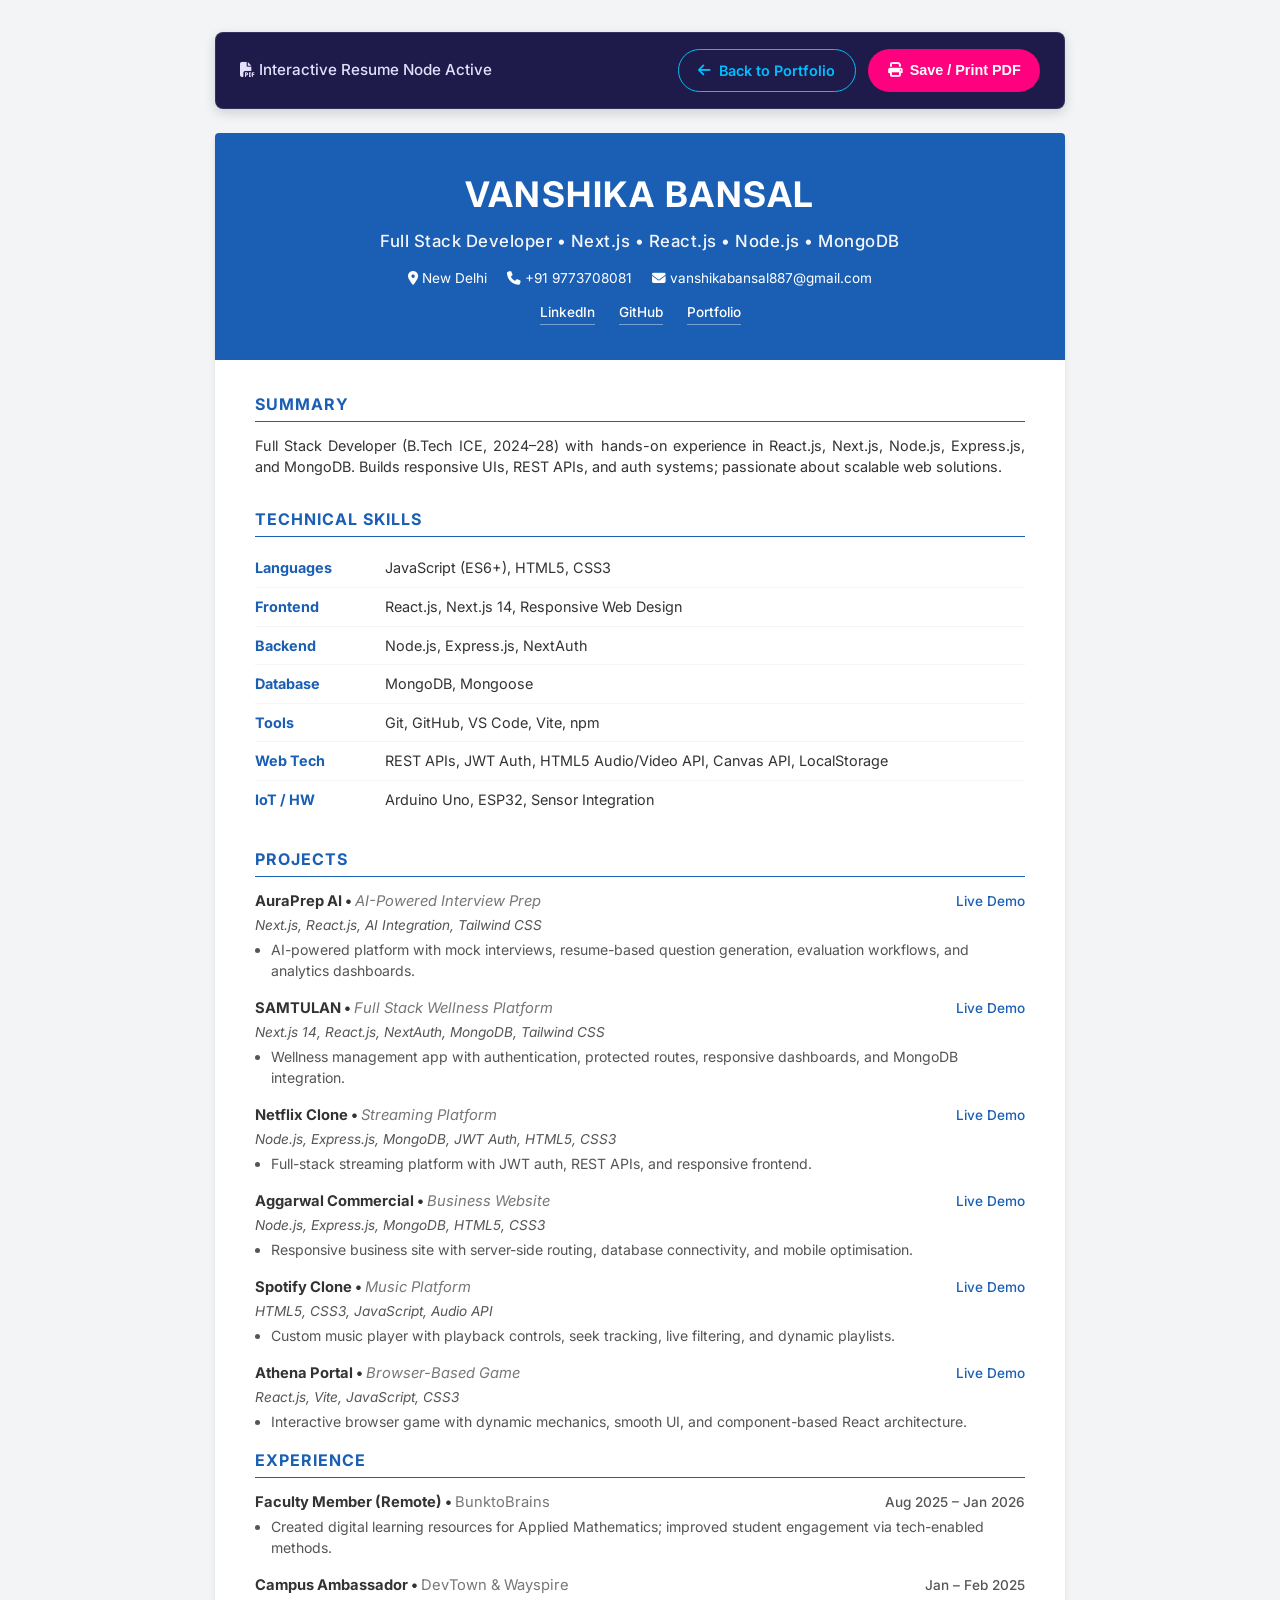
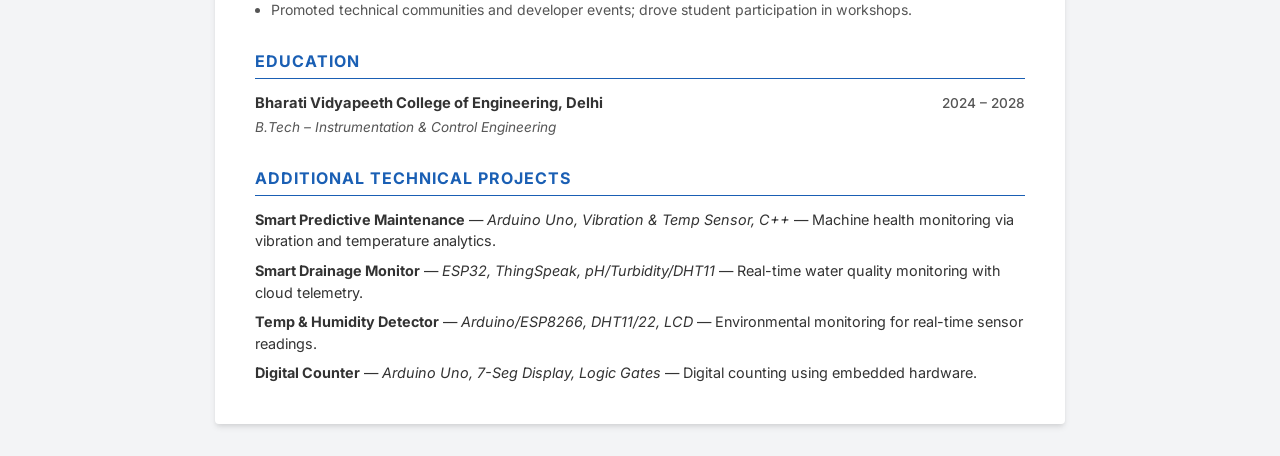
<file: resume.html>
<!DOCTYPE html>
<html lang="en">
<head>
  <meta charset="UTF-8">
  <meta name="viewport" content="width=device-width, initial-scale=1.0">
  <title>Vanshika Bansal - Resume</title>
  <link rel="stylesheet" href="https://cdnjs.cloudflare.com/ajax/libs/font-awesome/6.4.0/css/all.min.css">
  <style>
    @import url('https://fonts.googleapis.com/css2?family=Inter:wght@300;400;500;600;700&display=swap');

    :root {
      --primary-color: #1a5fb4; /* Matching the blue header banner in screenshot */
      --text-dark: #333333;
      --text-muted: #555555;
      --text-light: #777777;
      --border-color: #d1d5db;
    }

    * {
      box-sizing: border-box;
      margin: 0;
      padding: 0;
    }

    body {
      font-family: 'Inter', sans-serif;
      color: var(--text-dark);
      background-color: #f3f4f6;
      line-height: 1.5;
      padding: 2rem 1rem;
    }

    .resume-container {
      max-width: 850px;
      margin: 0 auto;
      background: #ffffff;
      box-shadow: 0 4px 6px -1px rgba(0, 0, 0, 0.1), 0 2px 4px -1px rgba(0, 0, 0, 0.06);
      border-radius: 4px;
      overflow: hidden;
      padding: 0;
    }

    /* Print/Save Control Panel */
    .control-panel {
      max-width: 850px;
      margin: 0 auto 1.5rem auto;
      display: flex;
      justify-content: space-between;
      align-items: center;
      background: #1e1b4b;
      padding: 1rem 1.5rem;
      border-radius: 8px;
      box-shadow: 0 4px 12px rgba(0, 0, 0, 0.15);
      border: 1px solid rgba(255, 255, 255, 0.1);
    }

    .control-panel span {
      color: #e3dffc;
      font-size: 0.95rem;
      font-weight: 500;
    }

    .btn-action {
      background: #ff007f;
      color: white;
      border: none;
      padding: 0.6rem 1.2rem;
      border-radius: 30px;
      font-weight: 600;
      font-size: 0.9rem;
      cursor: pointer;
      display: inline-flex;
      align-items: center;
      gap: 0.5rem;
      transition: all 0.2s ease;
      text-decoration: none;
    }

    .btn-action:hover {
      background: #e60072;
      transform: translateY(-1px);
    }

    .btn-secondary {
      background: transparent;
      border: 1.5px solid #00bfff;
      color: #00bfff;
    }

    .btn-secondary:hover {
      background: rgba(0, 191, 255, 0.1);
      color: #00bfff;
    }

    /* Resume Header Banner */
    .resume-header {
      background-color: var(--primary-color);
      color: #ffffff;
      text-align: center;
      padding: 2.2rem 1.5rem;
    }

    .resume-header h1 {
      font-size: 2.2rem;
      font-weight: 700;
      letter-spacing: 1.5px;
      margin-bottom: 0.5rem;
      text-transform: uppercase;
    }

    .resume-header .subtitle {
      font-size: 1.05rem;
      font-weight: 500;
      opacity: 0.95;
      margin-bottom: 0.9rem;
      letter-spacing: 0.5px;
    }

    .resume-header .contact-info {
      display: flex;
      justify-content: center;
      flex-wrap: wrap;
      gap: 1.2rem;
      font-size: 0.85rem;
      margin-bottom: 0.8rem;
    }

    .resume-header .contact-info span {
      display: flex;
      align-items: center;
      gap: 0.3rem;
    }

    .resume-header .links {
      display: flex;
      justify-content: center;
      gap: 1.5rem;
      font-size: 0.85rem;
      font-weight: 500;
    }

    .resume-header .links a {
      color: #ffffff;
      text-decoration: none;
      border-bottom: 1px solid rgba(255, 255, 255, 0.4);
      padding-bottom: 2px;
      transition: opacity 0.2s;
    }

    .resume-header .links a:hover {
      opacity: 0.8;
    }

    /* Resume Content Layout */
    .resume-body {
      padding: 2rem 2.5rem;
    }

    .section-title {
      color: var(--primary-color);
      font-size: 1rem;
      font-weight: 700;
      text-transform: uppercase;
      letter-spacing: 1px;
      border-bottom: 1.5px solid var(--primary-color);
      padding-bottom: 0.3rem;
      margin-top: 1.8rem;
      margin-bottom: 0.8rem;
    }

    .section-title:first-of-type {
      margin-top: 0;
    }

    .summary-text {
      font-size: 0.9rem;
      color: var(--text-dark);
      text-align: justify;
    }

    /* Skills Grid */
    .skills-table {
      width: 100%;
      border-collapse: collapse;
      margin-bottom: 0.5rem;
    }

    .skills-table tr {
      border-bottom: 1px solid #f3f4f6;
    }

    .skills-table tr:last-child {
      border-bottom: none;
    }

    .skills-table td {
      padding: 0.5rem 0;
      font-size: 0.9rem;
      vertical-align: top;
    }

    .skills-label {
      font-weight: 700;
      color: var(--primary-color);
      width: 130px;
    }

    .skills-val {
      color: var(--text-dark);
    }

    /* Projects / Experience items */
    .item-block {
      margin-bottom: 1rem;
    }

    .item-header {
      display: flex;
      justify-content: space-between;
      align-items: baseline;
      font-size: 0.92rem;
      margin-bottom: 0.2rem;
    }

    .item-title {
      font-weight: 700;
    }

    .item-tech {
      font-style: italic;
      color: var(--text-muted);
      font-size: 0.85rem;
      margin-bottom: 0.2rem;
    }

    .item-description {
      font-size: 0.88rem;
      color: var(--text-muted);
      padding-left: 1rem;
    }

    .item-description li {
      margin-bottom: 0.2rem;
    }

    .item-date {
      font-weight: 500;
      color: var(--text-muted);
      font-size: 0.85rem;
    }

    /* Page-break helper for print */
    .page-break {
      display: none;
    }

    /* Print styles */
    @media print {
      body {
        background: #ffffff;
        padding: 0;
        color: #000000;
      }

      .resume-container {
        box-shadow: none;
        max-width: 100%;
      }

      .control-panel {
        display: none;
      }

      .resume-body {
        padding: 1.5rem 2rem;
      }

      .page-break {
        display: block;
        page-break-before: always;
      }
    }
  </style>
</head>
<body>

  <!-- Print Control Panel -->
  <div class="control-panel">
    <span><i class="fa-solid fa-file-pdf"></i> Interactive Resume Node Active</span>
    <div style="display: flex; gap: 0.8rem;">
      <a href="index.html" class="btn-action btn-secondary"><i class="fa-solid fa-arrow-left"></i> Back to Portfolio</a>
      <button onclick="window.print()" class="btn-action"><i class="fa-solid fa-print"></i> Save / Print PDF</button>
    </div>
  </div>

  <div class="resume-container">
    
    <!-- Header Banner -->
    <div class="resume-header">
      <h1>Vanshika Bansal</h1>
      <div class="subtitle">Full Stack Developer &bull; Next.js &bull; React.js &bull; Node.js &bull; MongoDB</div>
      <div class="contact-info">
        <span><i class="fa-solid fa-location-dot"></i> New Delhi</span>
        <span><i class="fa-solid fa-phone"></i> +91 9773708081</span>
        <span><i class="fa-solid fa-envelope"></i> vanshikabansal887@gmail.com</span>
      </div>
      <div class="links">
        <a href="https://www.linkedin.com/in/vanshika-bansal-627602324" target="_blank">LinkedIn</a>
        <a href="https://github.com/vanshika2205" target="_blank">GitHub</a>
        <a href="index.html">Portfolio</a>
      </div>
    </div>

    <div class="resume-body">
      
      <!-- Summary -->
      <div class="section-title">Summary</div>
      <p class="summary-text">
        Full Stack Developer (B.Tech ICE, 2024–28) with hands-on experience in React.js, Next.js, Node.js, Express.js, and MongoDB. Builds responsive UIs, REST APIs, and auth systems; passionate about scalable web solutions.
      </p>

      <!-- Technical Skills -->
      <div class="section-title">Technical Skills</div>
      <table class="skills-table">
        <tr>
          <td class="skills-label">Languages</td>
          <td class="skills-val">JavaScript (ES6+), HTML5, CSS3</td>
        </tr>
        <tr>
          <td class="skills-label">Frontend</td>
          <td class="skills-val">React.js, Next.js 14, Responsive Web Design</td>
        </tr>
        <tr>
          <td class="skills-label">Backend</td>
          <td class="skills-val">Node.js, Express.js, NextAuth</td>
        </tr>
        <tr>
          <td class="skills-label">Database</td>
          <td class="skills-val">MongoDB, Mongoose</td>
        </tr>
        <tr>
          <td class="skills-label">Tools</td>
          <td class="skills-val">Git, GitHub, VS Code, Vite, npm</td>
        </tr>
        <tr>
          <td class="skills-label">Web Tech</td>
          <td class="skills-val">REST APIs, JWT Auth, HTML5 Audio/Video API, Canvas API, LocalStorage</td>
        </tr>
        <tr>
          <td class="skills-label">IoT / HW</td>
          <td class="skills-val">Arduino Uno, ESP32, Sensor Integration</td>
        </tr>
      </table>

      <!-- Projects -->
      <div class="section-title">Projects</div>

      <div class="item-block">
        <div class="item-header">
          <span class="item-title">AuraPrep AI &bull; <span style="font-style: italic; font-weight: normal; color: var(--text-light);">AI-Powered Interview Prep</span></span>
          <span class="item-date"><a href="https://aura-prep-ai.vercel.app/" target="_blank" style="color: var(--primary-color); text-decoration: none;">Live Demo</a></span>
        </div>
        <div class="item-tech">Next.js, React.js, AI Integration, Tailwind CSS</div>
        <ul class="item-description">
          <li>AI-powered platform with mock interviews, resume-based question generation, evaluation workflows, and analytics dashboards.</li>
        </ul>
      </div>

      <div class="item-block">
        <div class="item-header">
          <span class="item-title">SAMTULAN &bull; <span style="font-style: italic; font-weight: normal; color: var(--text-light);">Full Stack Wellness Platform</span></span>
          <span class="item-date"><a href="https://samtulan-2d9z.vercel.app/" target="_blank" style="color: var(--primary-color); text-decoration: none;">Live Demo</a></span>
        </div>
        <div class="item-tech">Next.js 14, React.js, NextAuth, MongoDB, Tailwind CSS</div>
        <ul class="item-description">
          <li>Wellness management app with authentication, protected routes, responsive dashboards, and MongoDB integration.</li>
        </ul>
      </div>

      <div class="item-block">
        <div class="item-header">
          <span class="item-title">Netflix Clone &bull; <span style="font-style: italic; font-weight: normal; color: var(--text-light);">Streaming Platform</span></span>
          <span class="item-date"><a href="https://netflix-plum-psi-26.vercel.app/" target="_blank" style="color: var(--primary-color); text-decoration: none;">Live Demo</a></span>
        </div>
        <div class="item-tech">Node.js, Express.js, MongoDB, JWT Auth, HTML5, CSS3</div>
        <ul class="item-description">
          <li>Full-stack streaming platform with JWT auth, REST APIs, and responsive frontend.</li>
        </ul>
      </div>

      <div class="item-block">
        <div class="item-header">
          <span class="item-title">Aggarwal Commercial &bull; <span style="font-style: italic; font-weight: normal; color: var(--text-light);">Business Website</span></span>
          <span class="item-date"><a href="https://aggarwal-wine.vercel.app/" target="_blank" style="color: var(--primary-color); text-decoration: none;">Live Demo</a></span>
        </div>
        <div class="item-tech">Node.js, Express.js, MongoDB, HTML5, CSS3</div>
        <ul class="item-description">
          <li>Responsive business site with server-side routing, database connectivity, and mobile optimisation.</li>
        </ul>
      </div>

      <div class="item-block">
        <div class="item-header">
          <span class="item-title">Spotify Clone &bull; <span style="font-style: italic; font-weight: normal; color: var(--text-light);">Music Platform</span></span>
          <span class="item-date"><a href="https://spotify-clone-sage-phi.vercel.app/" target="_blank" style="color: var(--primary-color); text-decoration: none;">Live Demo</a></span>
        </div>
        <div class="item-tech">HTML5, CSS3, JavaScript, Audio API</div>
        <ul class="item-description">
          <li>Custom music player with playback controls, seek tracking, live filtering, and dynamic playlists.</li>
        </ul>
      </div>

      <div class="item-block">
        <div class="item-header">
          <span class="item-title">Athena Portal &bull; <span style="font-style: italic; font-weight: normal; color: var(--text-light);">Browser-Based Game</span></span>
          <span class="item-date"><a href="https://athena-rho-three.vercel.app/" target="_blank" style="color: var(--primary-color); text-decoration: none;">Live Demo</a></span>
        </div>
        <div class="item-tech">React.js, Vite, JavaScript, CSS3</div>
        <ul class="item-description">
          <li>Interactive browser game with dynamic mechanics, smooth UI, and component-based React architecture.</li>
        </ul>
      </div>

      <!-- Page break for print formatting if needed -->
      <div class="page-break"></div>

      <!-- Experience -->
      <div class="section-title" style="margin-top: 1rem;">Experience</div>

      <div class="item-block">
        <div class="item-header">
          <span class="item-title">Faculty Member (Remote) &bull; <span style="font-weight: normal; color: var(--text-light);">BunktoBrains</span></span>
          <span class="item-date">Aug 2025 – Jan 2026</span>
        </div>
        <ul class="item-description">
          <li>Created digital learning resources for Applied Mathematics; improved student engagement via tech-enabled methods.</li>
        </ul>
      </div>

      <div class="item-block">
        <div class="item-header">
          <span class="item-title">Campus Ambassador &bull; <span style="font-weight: normal; color: var(--text-light);">DevTown & Wayspire</span></span>
          <span class="item-date">Jan – Feb 2025</span>
        </div>
        <ul class="item-description">
          <li>Promoted technical communities and developer events; drove student participation in workshops.</li>
        </ul>
      </div>

      <!-- Education -->
      <div class="section-title">Education</div>
      <div class="item-block">
        <div class="item-header">
          <span class="item-title">Bharati Vidyapeeth College of Engineering, Delhi</span>
          <span class="item-date">2024 – 2028</span>
        </div>
        <div class="item-tech">B.Tech – Instrumentation & Control Engineering</div>
      </div>

      <!-- Additional Technical Projects -->
      <div class="section-title">Additional Technical Projects</div>
      <div class="item-block" style="font-size: 0.9rem; margin-bottom: 0.5rem;">
        <strong>Smart Predictive Maintenance</strong> &mdash; <em>Arduino Uno, Vibration & Temp Sensor, C++</em> &mdash; Machine health monitoring via vibration and temperature analytics.
      </div>
      <div class="item-block" style="font-size: 0.9rem; margin-bottom: 0.5rem;">
        <strong>Smart Drainage Monitor</strong> &mdash; <em>ESP32, ThingSpeak, pH/Turbidity/DHT11</em> &mdash; Real-time water quality monitoring with cloud telemetry.
      </div>
      <div class="item-block" style="font-size: 0.9rem; margin-bottom: 0.5rem;">
        <strong>Temp & Humidity Detector</strong> &mdash; <em>Arduino/ESP8266, DHT11/22, LCD</em> &mdash; Environmental monitoring for real-time sensor readings.
      </div>
      <div class="item-block" style="font-size: 0.9rem; margin-bottom: 0.5rem;">
        <strong>Digital Counter</strong> &mdash; <em>Arduino Uno, 7-Seg Display, Logic Gates</em> &mdash; Digital counting using embedded hardware.
      </div>

    </div>
  </div>

</body>
</html>
</file>
